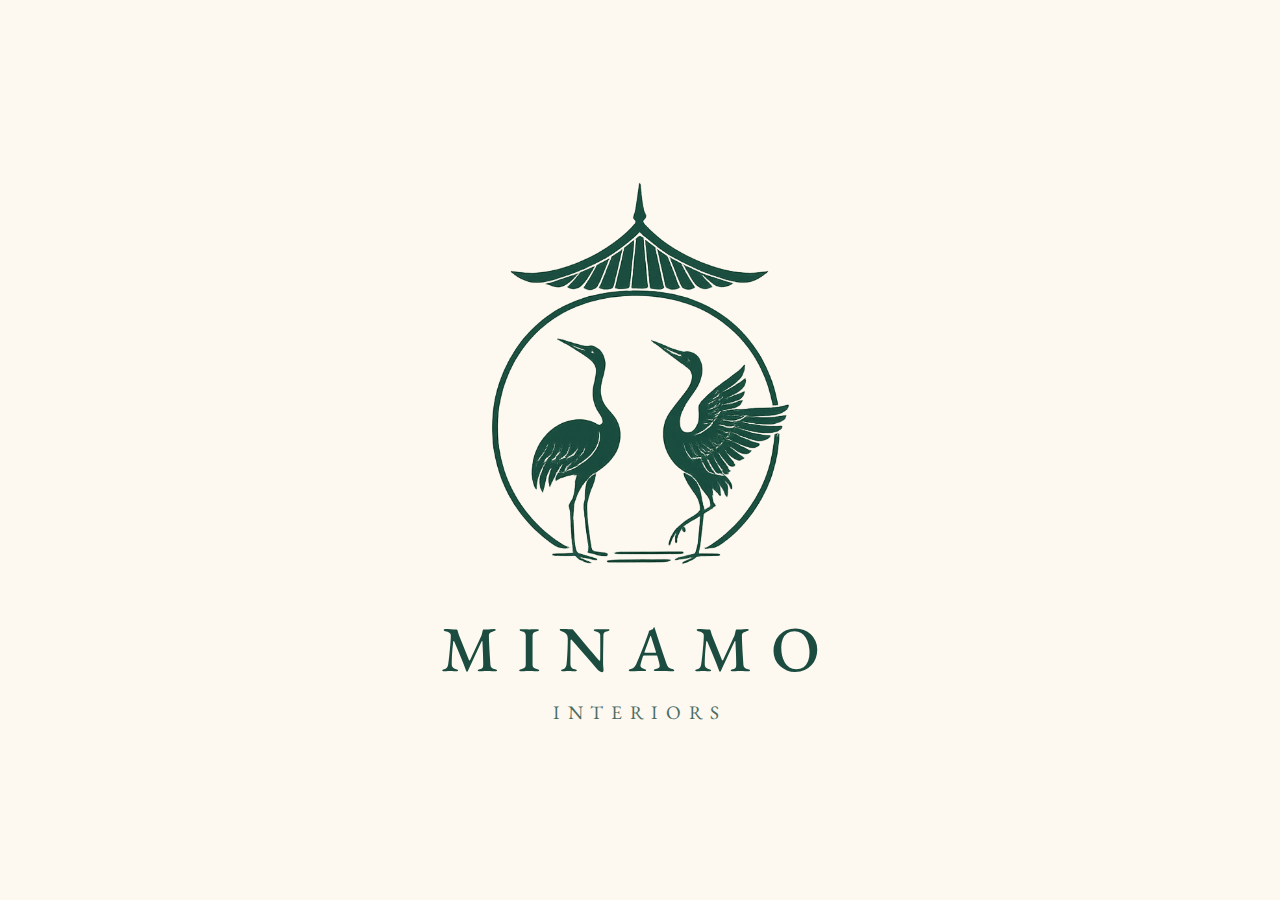
<file: index.html>
<!DOCTYPE html>
<html lang="en">

<head>
  <meta charset="UTF-8">
  <meta name="viewport" content="width=device-width, initial-scale=1.0">
  <title>Minamo Interiors</title>
  <link rel="preconnect" href="https://fonts.googleapis.com">
  <link rel="preconnect" href="https://fonts.gstatic.com" crossorigin>
  <link href="https://fonts.googleapis.com/css2?family=EB+Garamond:wght@400;500;600&display=swap" rel="stylesheet">
  <link rel="stylesheet" href="styles.css">
</head>

<body>
  <main class="container">
    <div class="hero">
      <img src="minamo-logo.png" alt="Minamo Logo" class="logo">
      <h1 class="brand-name">MINAMO</h1>
      <p class="tagline">INTERIORS</p>
    </div>
  </main>
</body>

</html>
</file>
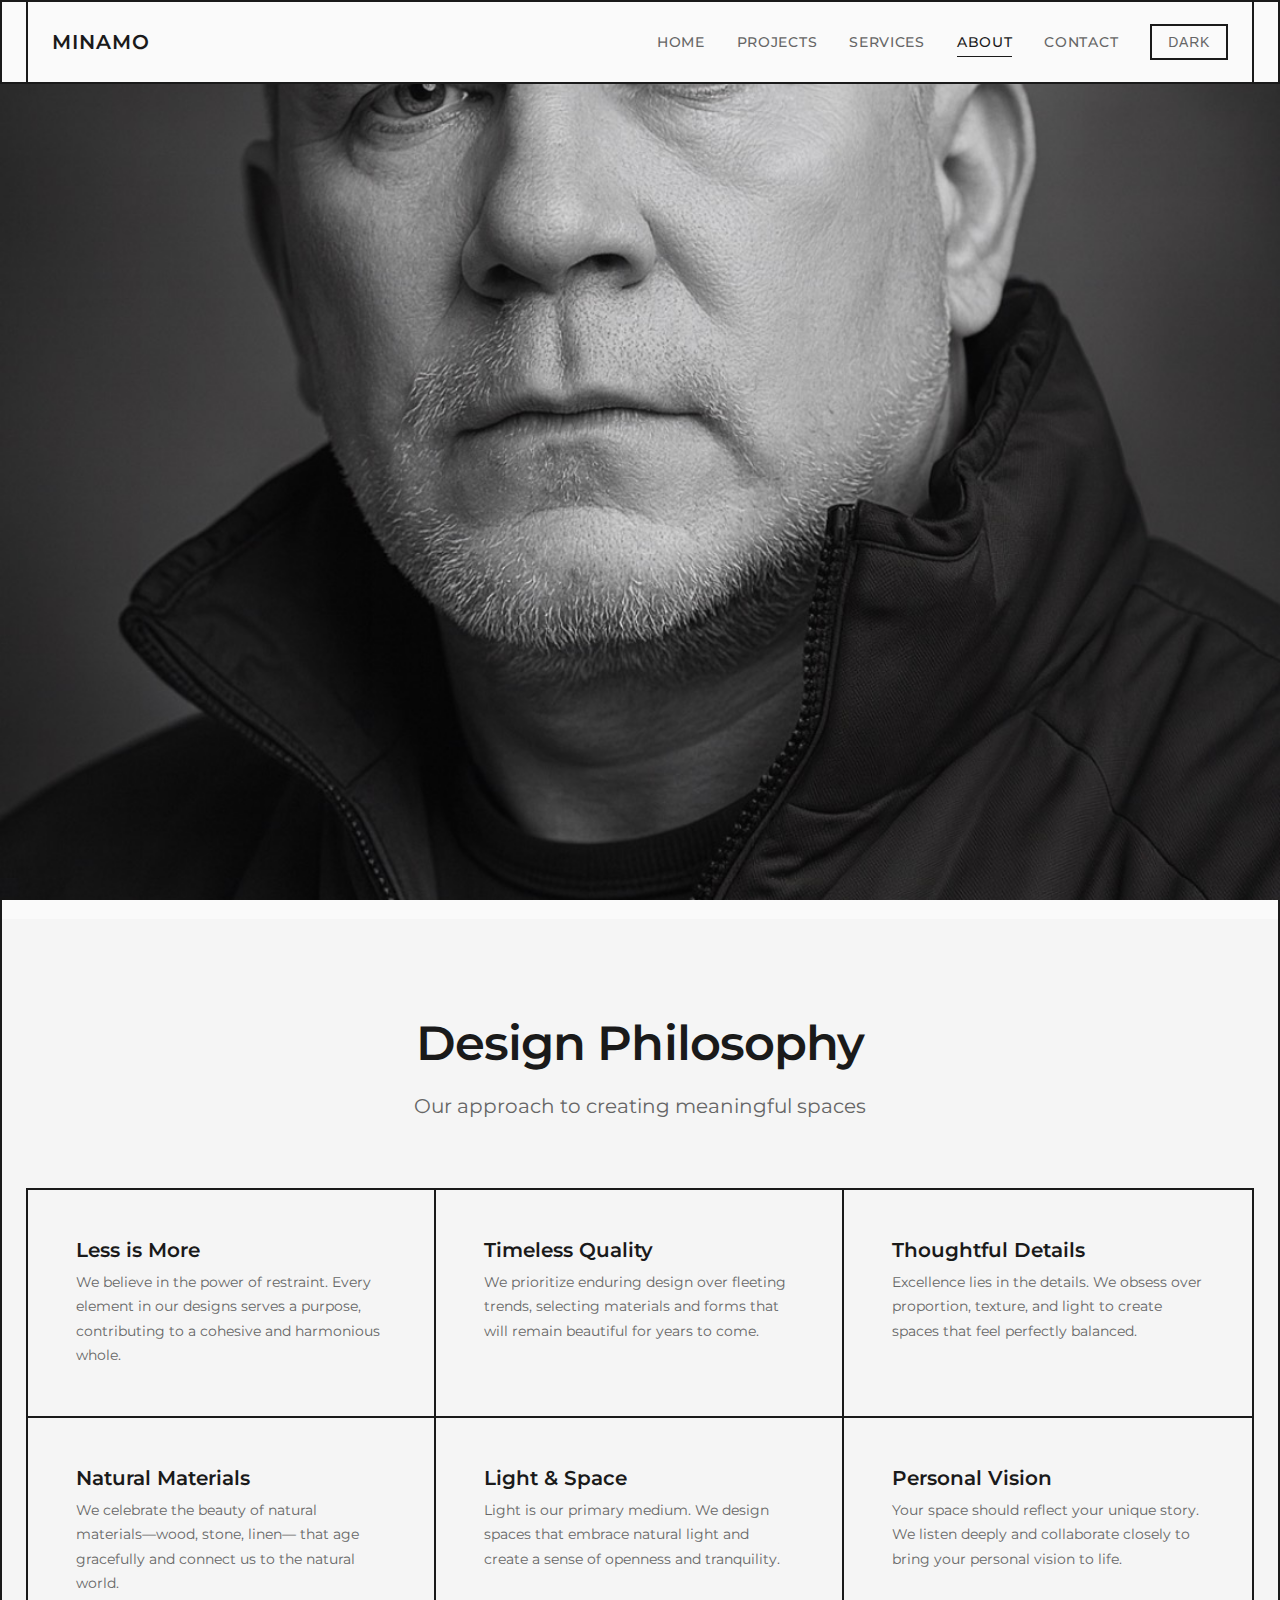
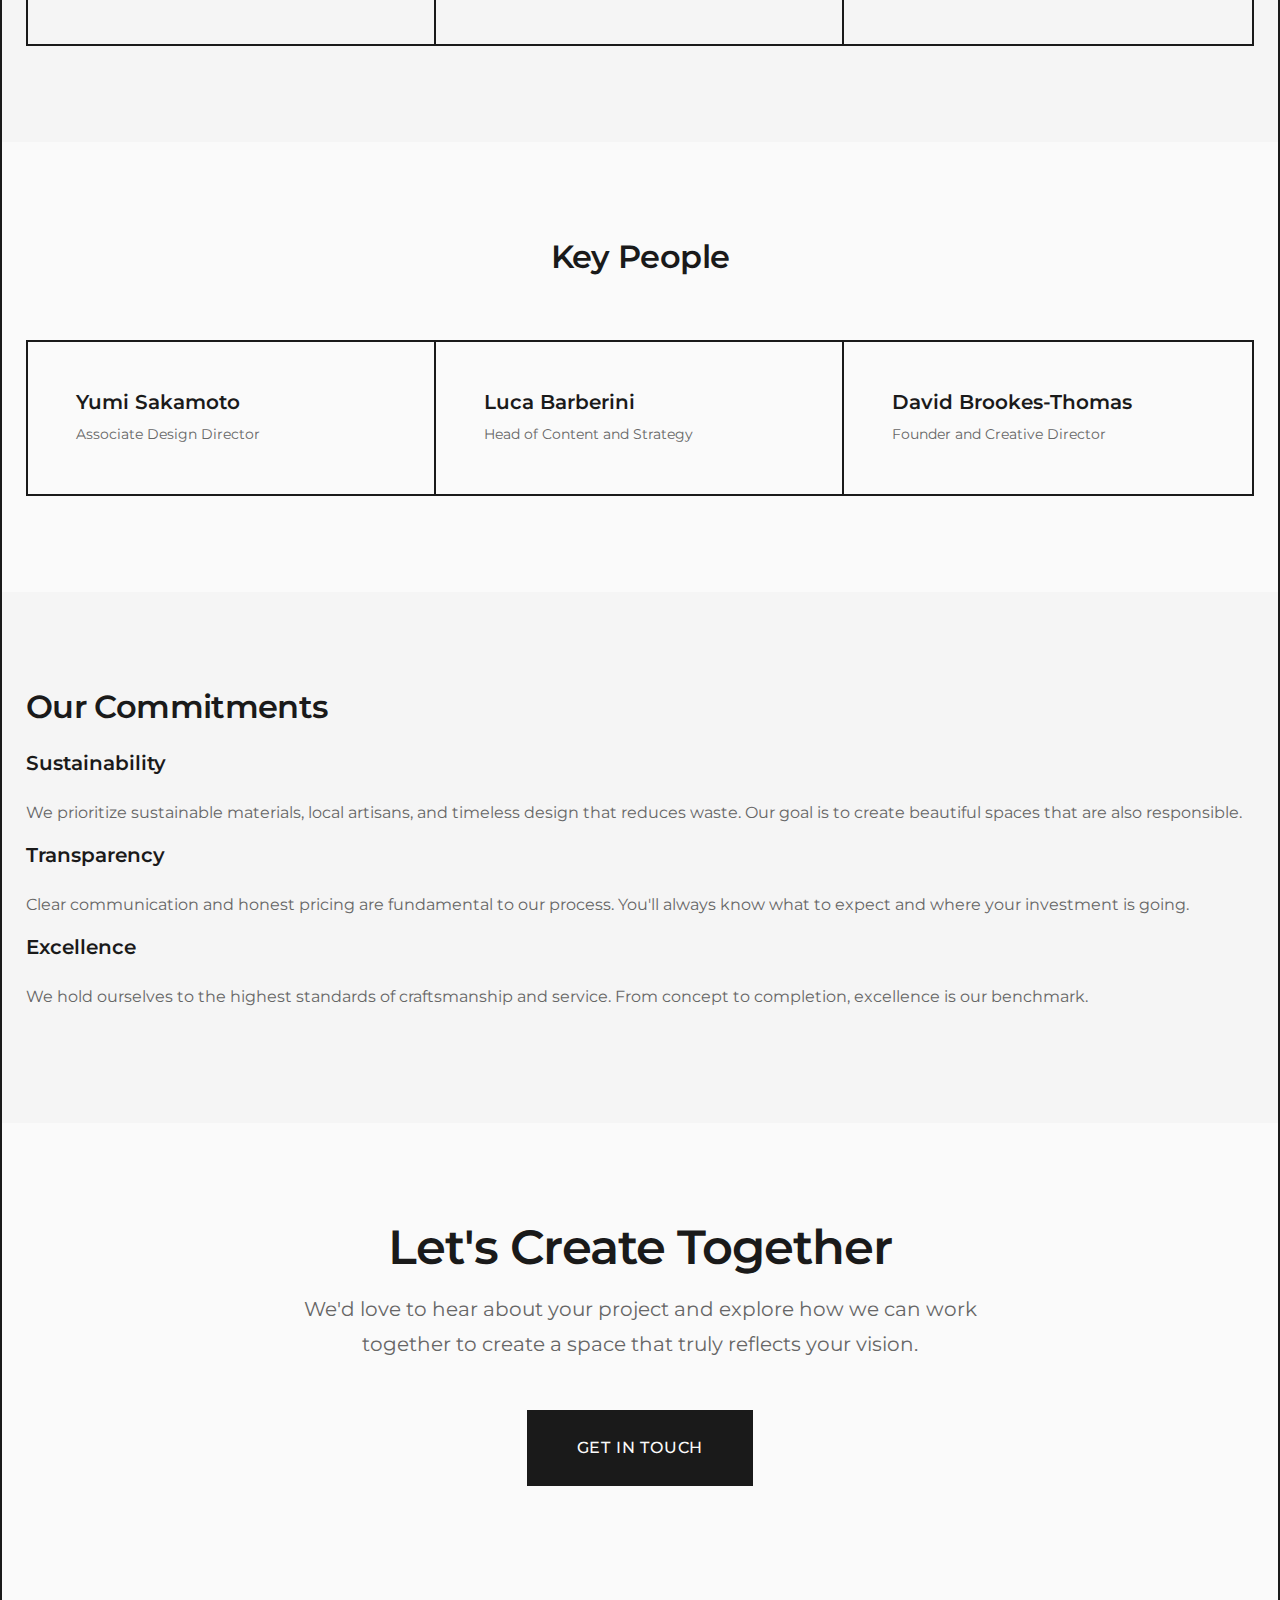
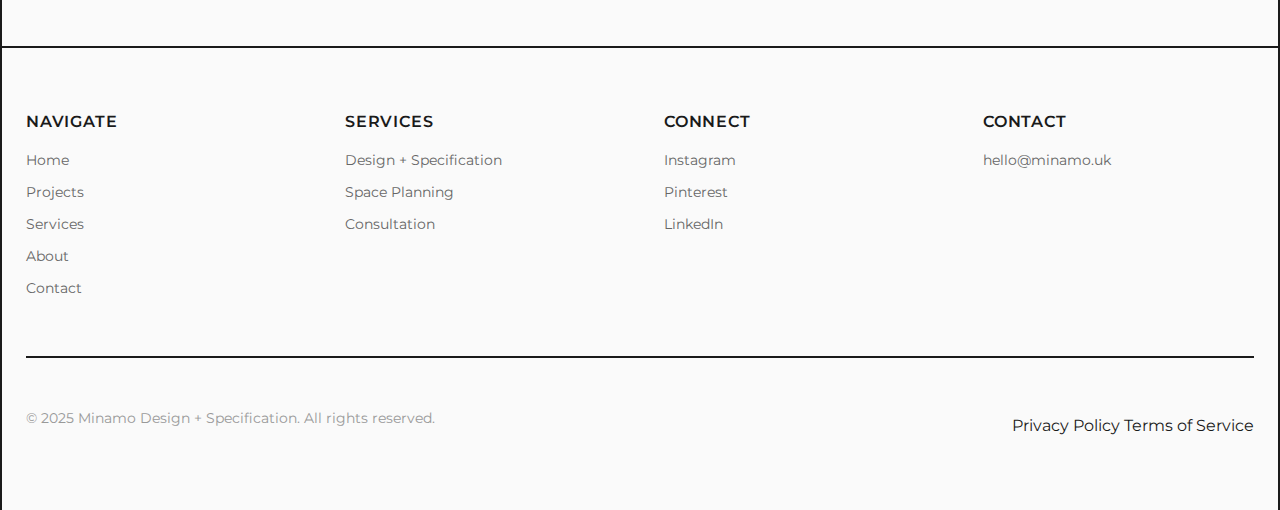
<file: about.html>
<!DOCTYPE html>
<html lang="en">

<head>
  <meta charset="UTF-8">
  <meta name="viewport" content="width=device-width, initial-scale=1.0">
  <meta name="description" content="About Minamo Design + Specification - Our story and design philosophy">
  <title>About - Minamo Design + Specification</title>

  <!-- Google Fonts -->
  <link rel="preconnect" href="https://fonts.googleapis.com">
  <link rel="preconnect" href="https://fonts.gstatic.com" crossorigin>
  <link href="https://fonts.googleapis.com/css2?family=Montserrat:wght@300;400;500;600;700&display=swap"
    rel="stylesheet">

  <!-- Stylesheets -->
  <link rel="stylesheet" href="design-system.css">
  <link rel="stylesheet" href="components.css">

  <!-- Scripts -->
  <script src="theme-toggle.js"></script>
  <script src="main.js" defer></script>
</head>

<body>
  <!-- Header -->
  <header class="header">
    <div class="container">
      <div class="header-inner">
        <a href="index.html" class="logo">
          <img src="minamo-logo.png" alt="Minamo Logo" class="logo-image">
          <span>Minamo</span>
        </a>

        <nav class="nav">
          <a href="index.html" class="nav-link">Home</a>
          <a href="projects.html" class="nav-link">Projects</a>
          <a href="services.html" class="nav-link">Services</a>
          <a href="about.html" class="nav-link">About</a>
          <a href="contact.html" class="nav-link">Contact</a>
          <button id="theme-toggle" class="theme-toggle" aria-label="Toggle dark mode">Dark</button>
        </nav>

        <button id="mobile-menu-toggle" class="mobile-menu-toggle" aria-label="Toggle menu" aria-expanded="false">
          <span>☰</span>
        </button>
      </div>
    </div>
  </header>

  <!-- Main Content -->
  <main>
    <!-- Page Header -->
    <section class="section">
      <div class="container">
        <div class="section-header">
          <h1 class="section-title">About Minamo</h1>
          <p class="section-description">
            Creating spaces through minimal design and thoughtful curation
          </p>
        </div>
      </div>
    </section>

    <!-- Story Section -->
    <section class="section section-no-top-padding">
      <div class="container">
        <div class="content-narrow">
          <h2 class="story-heading">Our Story</h2>

          <p class="story-text">
            Minamo was founded on the belief that great design starts with simplicity.
            In a world of excess, we champion the power of restraint, crafting interors
            that breathe and spaces that inspire.
          </p>

          <p class="story-text">
            Our name, derived from the Japanese word for "water surface," reflects our
            design philosophy: calm, clear, and reflective. Like still water, our interiors
            create a sense of tranquility and allow the essential elements to rise to the surface.
          </p>

          <p class="story-text">
            With over a decade of experience in residential and commercial design, we bring
            expertise, creativity, and an unwavering commitment to quality to every project.
          </p>
        </div>
      </div>
    </section>

    <!-- Philosophy Section -->
    <section class="section section-alt">
      <div class="container">
        <div class="section-header">
          <h2 class="section-title">Design Philosophy</h2>
          <p class="section-description">
            Our approach to creating meaningful spaces
          </p>
        </div>

        <div class="grid grid-3">
          <article class="card-minimal">
            <div class="card-content">
              <h3 class="card-title">Less is More</h3>
              <p class="card-description">
                We believe in the power of restraint. Every element in our designs
                serves a purpose, contributing to a cohesive and harmonious whole.
              </p>
            </div>
          </article>

          <article class="card-minimal">
            <div class="card-content">
              <h3 class="card-title">Timeless Quality</h3>
              <p class="card-description">
                We prioritize enduring design over fleeting trends, selecting materials
                and forms that will remain beautiful for years to come.
              </p>
            </div>
          </article>

          <article class="card-minimal">
            <div class="card-content">
              <h3 class="card-title">Thoughtful Details</h3>
              <p class="card-description">
                Excellence lies in the details. We obsess over proportion, texture,
                and light to create spaces that feel perfectly balanced.
              </p>
            </div>
          </article>

          <article class="card-minimal">
            <div class="card-content">
              <h3 class="card-title">Natural Materials</h3>
              <p class="card-description">
                We celebrate the beauty of natural materials—wood, stone, linen—
                that age gracefully and connect us to the natural world.
              </p>
            </div>
          </article>

          <article class="card-minimal">
            <div class="card-content">
              <h3 class="card-title">Light & Space</h3>
              <p class="card-description">
                Light is our primary medium. We design spaces that embrace natural
                light and create a sense of openness and tranquility.
              </p>
            </div>
          </article>

          <article class="card-minimal">
            <div class="card-content">
              <h3 class="card-title">Personal Vision</h3>
              <p class="card-description">
                Your space should reflect your unique story. We listen deeply and
                collaborate closely to bring your personal vision to life.
              </p>
            </div>
          </article>
        </div>
      </div>
    </section>

    <!-- Key people section -->
    <section class="section">
      <div class="container">
        <div class="section-header">
          <h2 class="story-heading">Key People</h1>
        </div>

        <div class="grid grid-3">
          <article class="card-minimal">
            <div class="card-image-wrapper-portrait">
              <img src="/images/contacts/yumi.sakamoto.png" alt="Yumi Sakamoto" class="card-image">
            </div>
            <div class="card-content">
              <h3 class="card-title">Yumi Sakamoto</h3>
              <p class="card-description">
                Associate Design Director
              </p>
            </div>
          </article>


          <article class="card-minimal">
            <div class="card-image-wrapper-portrait">
              <img src="/images/contacts/luca.barberini.png" alt="Luca Barberini" class="card-image">
            </div>
            <div class="card-content">
              <h3 class="card-title">Luca Barberini</h3>
              <p class="card-description">
                Head of Content and Strategy
              </p>
            </div>
          </article>


          <article class="card-minimal">
            <div class="card-image-wrapper-portrait">
              <img src="/images/contacts/david.brookes-thomas.jpg" alt="David Brookes-Thomas" class="card-image">
            </div>
            <div class="card-content">
              <h3 class="card-title">David Brookes-Thomas</h3>
              <p class="card-description">
                Founder and Creative Director
              </p>
            </div>
          </article>

        </div>
    </section>

    <!-- Values Section -->
    <section class="section section-alt">
      <div class="container">
        <div class="content-narrow">
          <h2 class="values-heading">Our Commitments</h2>

          <div class="value-item">
            <h4 class="value-heading">Sustainability</h4>
            <p class="value-text">
              We prioritize sustainable materials, local artisans, and timeless design that
              reduces waste. Our goal is to create beautiful spaces that are also responsible.
            </p>
          </div>

          <div class="value-item">
            <h4 class="value-heading">Transparency</h4>
            <p class="value-text">
              Clear communication and honest pricing are fundamental to our process. You'll
              always know what to expect and where your investment is going.
            </p>
          </div>

          <div class="value-item">
            <h4 class="value-heading">Excellence</h4>
            <p class="value-text">
              We hold ourselves to the highest standards of craftsmanship and service.
              From concept to completion, excellence is our benchmark.
            </p>
          </div>
        </div>
      </div>
    </section>

    <!-- CTA Section -->
    <section class="section">
      <div class="container">
        <div class="section-header">
          <h2 class="section-title">Let's Create Together</h2>
          <p class="section-description">
            We'd love to hear about your project and explore how we can work together
            to create a space that truly reflects your vision.
          </p>
          <div class="mt-xl">
            <a href="contact.html" class="btn btn-primary btn-large">Get In Touch</a>
          </div>
        </div>
      </div>
    </section>
  </main>

  <!-- Footer -->
  <footer class="footer">
    <div class="container">
      <div class="footer-grid">
        <div class="footer-section">
          <h6>Navigate</h6>
          <ul class="footer-links">
            <li><a href="index.html">Home</a></li>
            <li><a href="projects.html">Projects</a></li>
            <li><a href="services.html">Services</a></li>
            <li><a href="about.html">About</a></li>
            <li><a href="contact.html">Contact</a></li>
          </ul>
        </div>

        <div class="footer-section">
          <h6>Services</h6>
          <ul class="footer-links">
            <li><a href="services.html#interior-design">Design + Specification</a></li>
            <li><a href="services.html#space-planning">Space Planning</a></li>
            <li><a href="services.html#consultation">Consultation</a></li>
          </ul>
        </div>

        <div class="footer-section">
          <h6>Connect</h6>
          <ul class="footer-links">
            <li><a href="https://www.instagram.com/minamo.ltd/" target="_blank">Instagram</a></li>
            <li><a href="https://pinterest.com/minamo_ltd" target="_blank">Pinterest</a></li>
            <li><a href="#" target="_blank">LinkedIn</a></li>
          </ul>
        </div>

        <div class="footer-section">
          <h6>Contact</h6>
          <ul class="footer-links">
            <li><a href="mailto:hello@minamo.uk">hello@minamo.uk</a></li>
          </ul>
        </div>
      </div>

      <div class="footer-bottom">
        <p class="footer-copyright">
          © 2025 Minamo Design + Specification. All rights reserved.
        </p>
        <div>
          <a href="#" class="footer-links mr-md">Privacy Policy</a>
          <a href="#" class="footer-links">Terms of Service</a>
        </div>
      </div>
    </div>
  </footer>
</body>

</html>
</file>
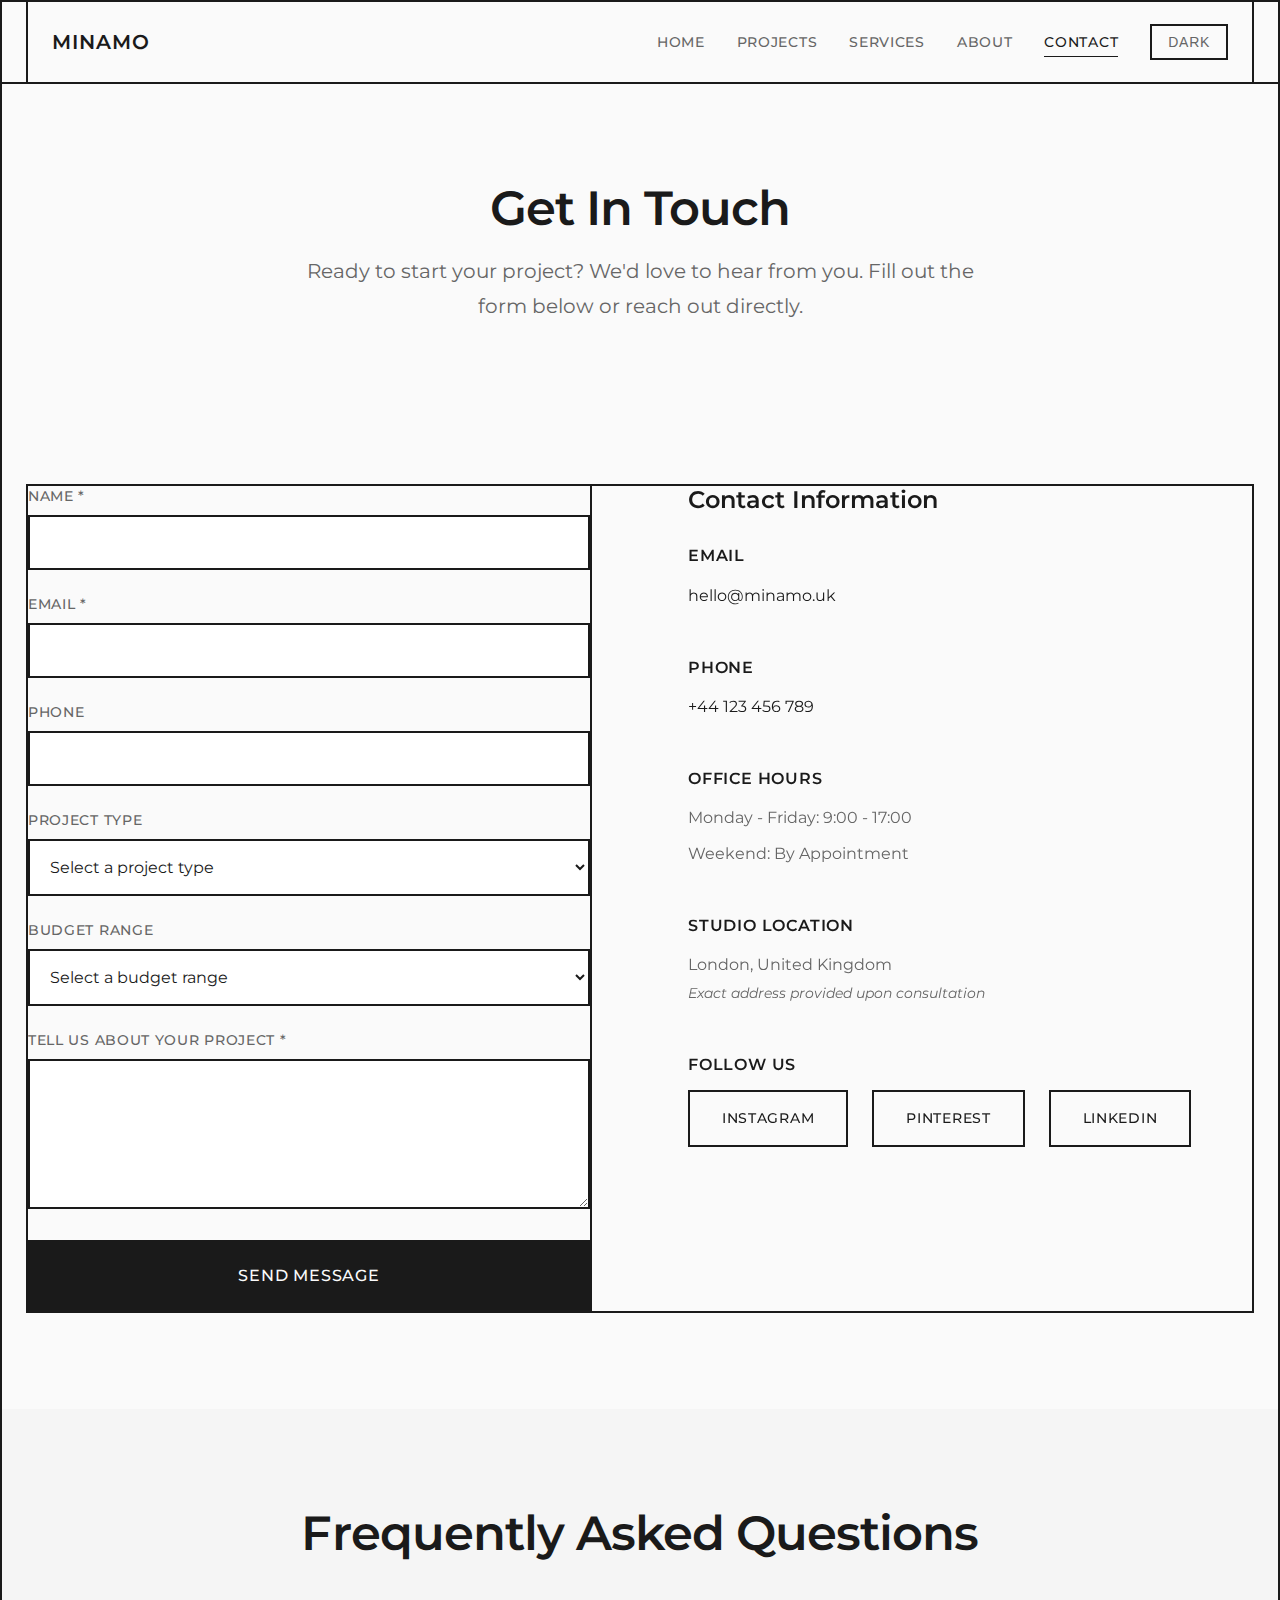
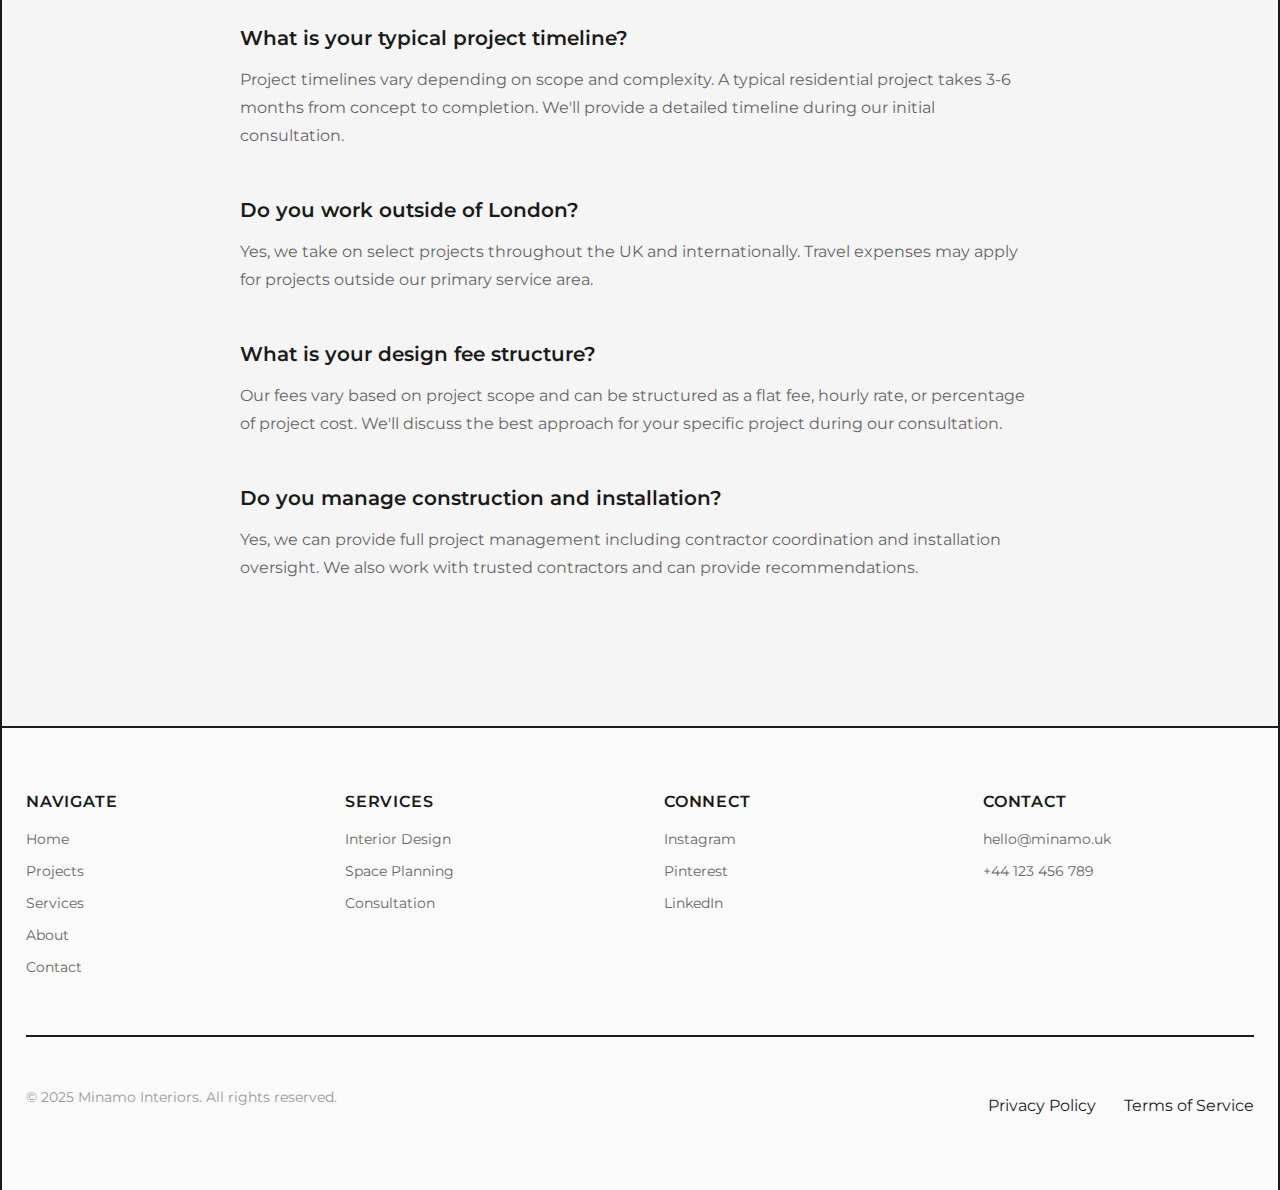
<file: contact.html>
<!DOCTYPE html>
<html lang="en">
<head>
    <meta charset="UTF-8">
    <meta name="viewport" content="width=device-width, initial-scale=1.0">
    <meta name="description" content="Contact Minamo Interiors - Get in touch about your project">
    <title>Contact - Minamo Interiors</title>
    
    <!-- Google Fonts -->
    <link rel="preconnect" href="https://fonts.googleapis.com">
    <link rel="preconnect" href="https://fonts.gstatic.com" crossorigin>
    <link href="https://fonts.googleapis.com/css2?family=Montserrat:wght@300;400;500;600;700&display=swap" rel="stylesheet">
    
    <!-- Stylesheets -->
    <link rel="stylesheet" href="design-system.css">
    <link rel="stylesheet" href="components.css">
    
    <!-- Scripts -->
    <script src="theme-toggle.js"></script>
    <script src="main.js" defer></script>
</head>
<body>
    <!-- Header -->
    <header class="header">
        <div class="container">
            <div class="header-inner">
                <a href="index.html" class="logo">
                    <img src="minamo-logo.png" alt="Minamo Logo" class="logo-image">
                    <span>Minamo</span>
                </a>
                
                <nav class="nav">
                    <a href="index.html" class="nav-link">Home</a>
                    <a href="projects.html" class="nav-link">Projects</a>
                    <a href="services.html" class="nav-link">Services</a>
                    <a href="about.html" class="nav-link">About</a>
                    <a href="contact.html" class="nav-link">Contact</a>
                    <button id="theme-toggle" class="theme-toggle" aria-label="Toggle dark mode">Dark</button>
                </nav>
                
                <button id="mobile-menu-toggle" class="mobile-menu-toggle" aria-label="Toggle menu" aria-expanded="false">
                    <span>☰</span>
                </button>
            </div>
        </div>
    </header>

    <!-- Main Content -->
    <main>
        <!-- Page Header -->
        <section class="section">
            <div class="container">
                <div class="section-header">
                    <h1 class="section-title">Get In Touch</h1>
                    <p class="section-description">
                        Ready to start your project? We'd love to hear from you. 
                        Fill out the form below or reach out directly.
                    </p>
                </div>
            </div>
        </section>

        <!-- Contact Section -->
        <section class="section" style="padding-top: 0;">
            <div class="container">
                <div class="grid grid-2" style="gap: var(--space-3xl);">
                    <!-- Contact Form -->
                    <div>
                        <form data-validate style="max-width: 600px;">
                            <div class="form-group">
                                <label for="name" class="form-label">Name *</label>
                                <input type="text" id="name" name="name" class="form-input" required>
                            </div>
                            
                            <div class="form-group">
                                <label for="email" class="form-label">Email *</label>
                                <input type="email" id="email" name="email" class="form-input" required>
                            </div>
                            
                            <div class="form-group">
                                <label for="phone" class="form-label">Phone</label>
                                <input type="tel" id="phone" name="phone" class="form-input">
                            </div>
                            
                            <div class="form-group">
                                <label for="project-type" class="form-label">Project Type</label>
                                <select id="project-type" name="project-type" class="form-input">
                                    <option value="">Select a project type</option>
                                    <option value="residential">Residential</option>
                                    <option value="commercial">Commercial</option>
                                    <option value="consultation">Consultation Only</option>
                                    <option value="other">Other</option>
                                </select>
                            </div>
                            
                            <div class="form-group">
                                <label for="budget" class="form-label">Budget Range</label>
                                <select id="budget" name="budget" class="form-input">
                                    <option value="">Select a budget range</option>
                                    <option value="under-50k">Under £50,000</option>
                                    <option value="50k-100k">£50,000 - £100,000</option>
                                    <option value="100k-250k">£100,000 - £250,000</option>
                                    <option value="250k-plus">£250,000+</option>
                                </select>
                            </div>
                            
                            <div class="form-group">
                                <label for="message" class="form-label">Tell us about your project *</label>
                                <textarea id="message" name="message" class="form-textarea" required></textarea>
                            </div>
                            
                            <button type="submit" class="btn btn-primary btn-large" style="width: 100%;">
                                Send Message
                            </button>
                        </form>
                    </div>
                    
                    <!-- Contact Information -->
                    <div>
                        <div style="position: sticky; top: calc(var(--header-height) + var(--space-lg));">
                            <h3 style="margin-bottom: var(--space-lg);">Contact Information</h3>
                            
                            <div style="margin-bottom: var(--space-xl);">
                                <h5 style="margin-bottom: var(--space-sm);">Email</h5>
                                <p style="color: var(--color-text-secondary);">
                                    <a href="mailto:hello@minamo.uk">hello@minamo.uk</a>
                                </p>
                            </div>
                            
                            <div style="margin-bottom: var(--space-xl);">
                                <h5 style="margin-bottom: var(--space-sm);">Phone</h5>
                                <p style="color: var(--color-text-secondary);">
                                    <a href="tel:+44123456789">+44 123 456 789</a>
                                </p>
                            </div>
                            
                            <div style="margin-bottom: var(--space-xl);">
                                <h5 style="margin-bottom: var(--space-sm);">Office Hours</h5>
                                <p style="color: var(--color-text-secondary); margin-bottom: var(--space-xs);">
                                    Monday - Friday: 9:00 - 17:00
                                </p>
                                <p style="color: var(--color-text-secondary);">
                                    Weekend: By Appointment
                                </p>
                            </div>
                            
                            <div style="margin-bottom: var(--space-xl);">
                                <h5 style="margin-bottom: var(--space-sm);">Studio Location</h5>
                                <p style="color: var(--color-text-secondary);">
                                    London, United Kingdom<br>
                                    <em style="font-size: var(--font-size-sm);">Exact address provided upon consultation</em>
                                </p>
                            </div>
                            
                            <div>
                                <h5 style="margin-bottom: var(--space-sm);">Follow Us</h5>
                                <div style="display: flex; gap: var(--space-md);">
                                    <a href="#" class="btn" target="_blank">Instagram</a>
                                    <a href="#" class="btn" target="_blank">Pinterest</a>
                                    <a href="#" class="btn" target="_blank">LinkedIn</a>
                                </div>
                            </div>
                        </div>
                    </div>
                </div>
            </div>
        </section>

        <!-- FAQ Section -->
        <section class="section" style="background-color: var(--color-surface-alt);">
            <div class="container">
                <div class="section-header">
                    <h2 class="section-title">Frequently Asked Questions</h2>
                </div>
                
                <div style="max-width: 800px; margin: 0 auto;">
                    <div style="margin-bottom: var(--space-xl);">
                        <h4 style="margin-bottom: var(--space-sm);">What is your typical project timeline?</h4>
                        <p style="color: var(--color-text-secondary); line-height: var(--line-height-relaxed);">
                            Project timelines vary depending on scope and complexity. A typical residential 
                            project takes 3-6 months from concept to completion. We'll provide a detailed 
                            timeline during our initial consultation.
                        </p>
                    </div>
                    
                    <div style="margin-bottom: var(--space-xl);">
                        <h4 style="margin-bottom: var(--space-sm);">Do you work outside of London?</h4>
                        <p style="color: var(--color-text-secondary); line-height: var(--line-height-relaxed);">
                            Yes, we take on select projects throughout the UK and internationally. 
                            Travel expenses may apply for projects outside our primary service area.
                        </p>
                    </div>
                    
                    <div style="margin-bottom: var(--space-xl);">
                        <h4 style="margin-bottom: var(--space-sm);">What is your design fee structure?</h4>
                        <p style="color: var(--color-text-secondary); line-height: var(--line-height-relaxed);">
                            Our fees vary based on project scope and can be structured as a flat fee, 
                            hourly rate, or percentage of project cost. We'll discuss the best approach 
                            for your specific project during our consultation.
                        </p>
                    </div>
                    
                    <div style="margin-bottom: var(--space-xl);">
                        <h4 style="margin-bottom: var(--space-sm);">Do you manage construction and installation?</h4>
                        <p style="color: var(--color-text-secondary); line-height: var(--line-height-relaxed);">
                            Yes, we can provide full project management including contractor coordination 
                            and installation oversight. We also work with trusted contractors and can 
                            provide recommendations.
                        </p>
                    </div>
                </div>
            </div>
        </section>
    </main>

    <!-- Footer -->
    <footer class="footer">
        <div class="container">
            <div class="footer-grid">
                <div class="footer-section">
                    <h6>Navigate</h6>
                    <ul class="footer-links">
                        <li><a href="index.html">Home</a></li>
                        <li><a href="projects.html">Projects</a></li>
                        <li><a href="services.html">Services</a></li>
                        <li><a href="about.html">About</a></li>
                        <li><a href="contact.html">Contact</a></li>
                    </ul>
                </div>
                
                <div class="footer-section">
                    <h6>Services</h6>
                    <ul class="footer-links">
                        <li><a href="services.html#interior-design">Interior Design</a></li>
                        <li><a href="services.html#space-planning">Space Planning</a></li>
                        <li><a href="services.html#consultation">Consultation</a></li>
                    </ul>
                </div>
                
                <div class="footer-section">
                    <h6>Connect</h6>
                    <ul class="footer-links">
                        <li><a href="#" target="_blank">Instagram</a></li>
                        <li><a href="#" target="_blank">Pinterest</a></li>
                        <li><a href="#" target="_blank">LinkedIn</a></li>
                    </ul>
                </div>
                
                <div class="footer-section">
                    <h6>Contact</h6>
                    <ul class="footer-links">
                        <li><a href="mailto:hello@minamo.uk">hello@minamo.uk</a></li>
                        <li><a href="tel:+44123456789">+44 123 456 789</a></li>
                    </ul>
                </div>
            </div>
            
            <div class="footer-bottom">
                <p class="footer-copyright">
                    © 2025 Minamo Interiors. All rights reserved.
                </p>
                <div>
                    <a href="#" class="footer-links" style="margin-right: var(--space-md);">Privacy Policy</a>
                    <a href="#" class="footer-links">Terms of Service</a>
                </div>
            </div>
        </div>
    </footer>
</body>
</html>
</file>
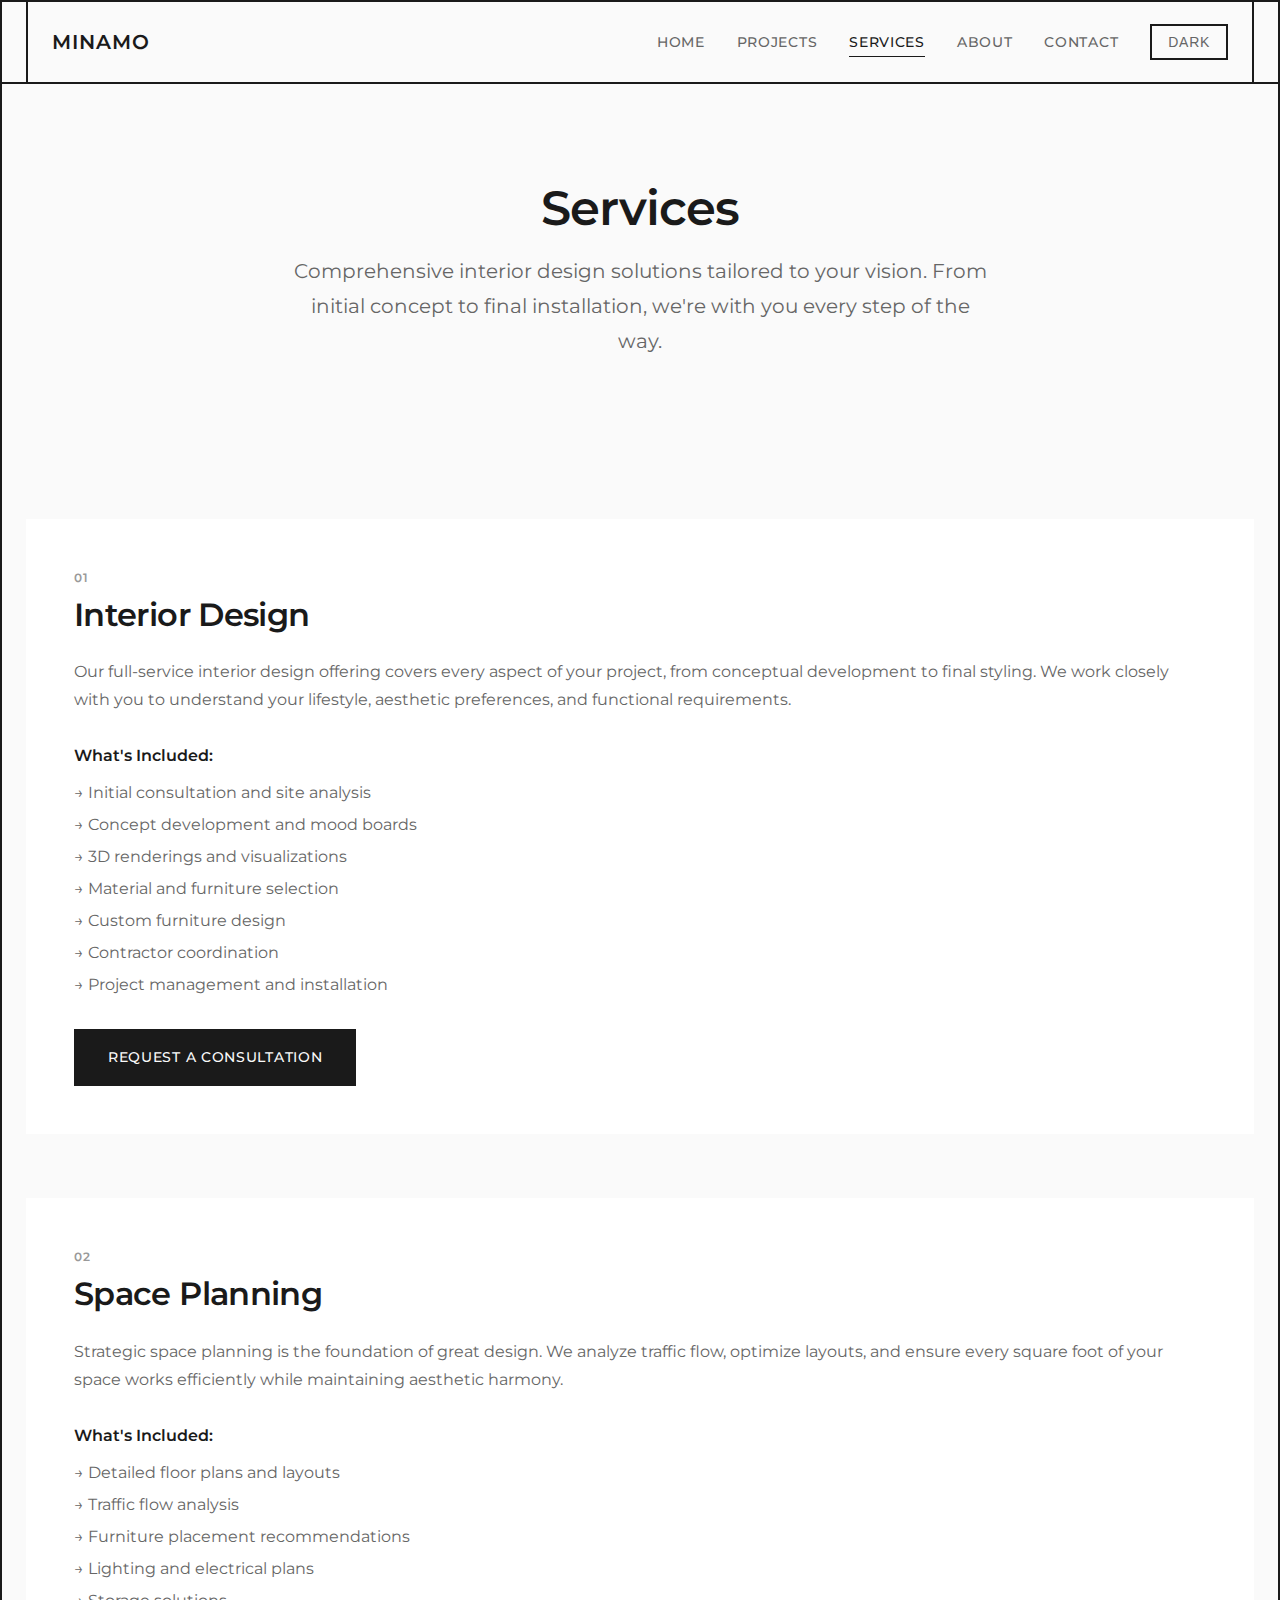
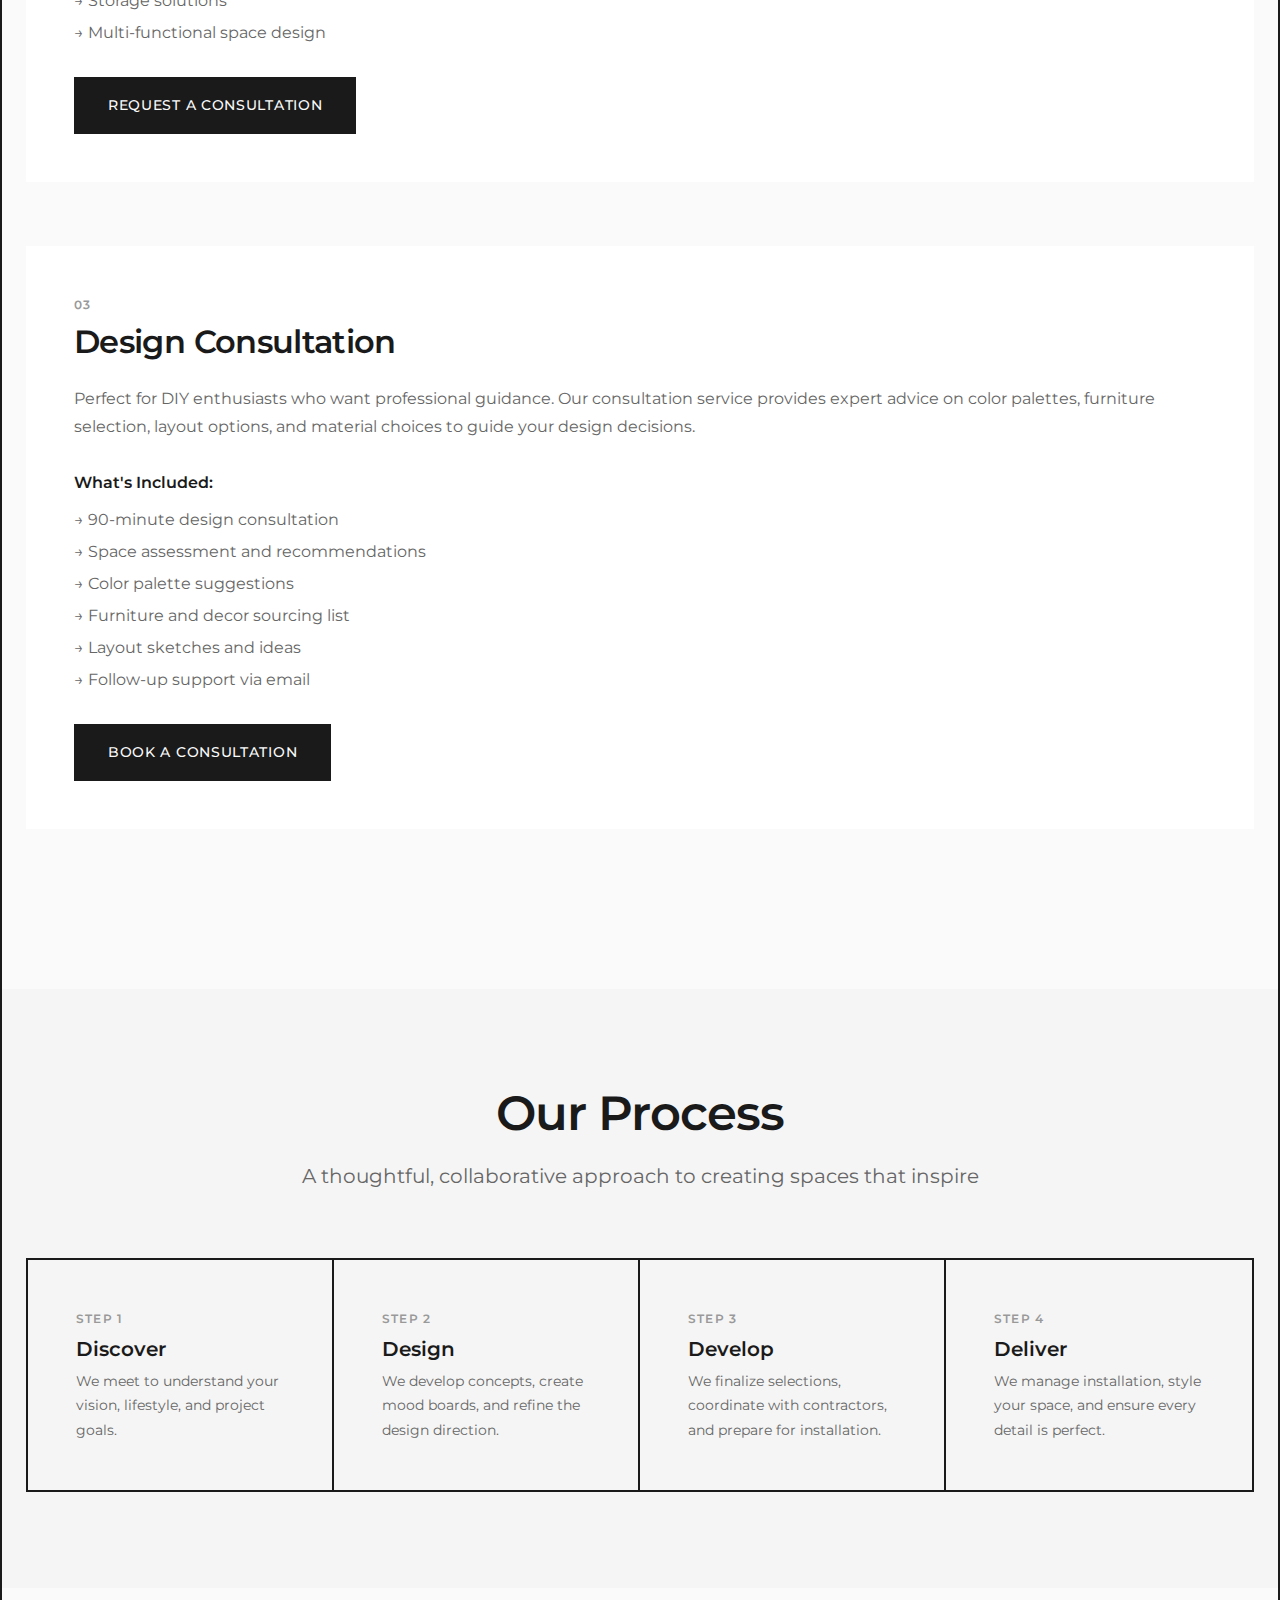
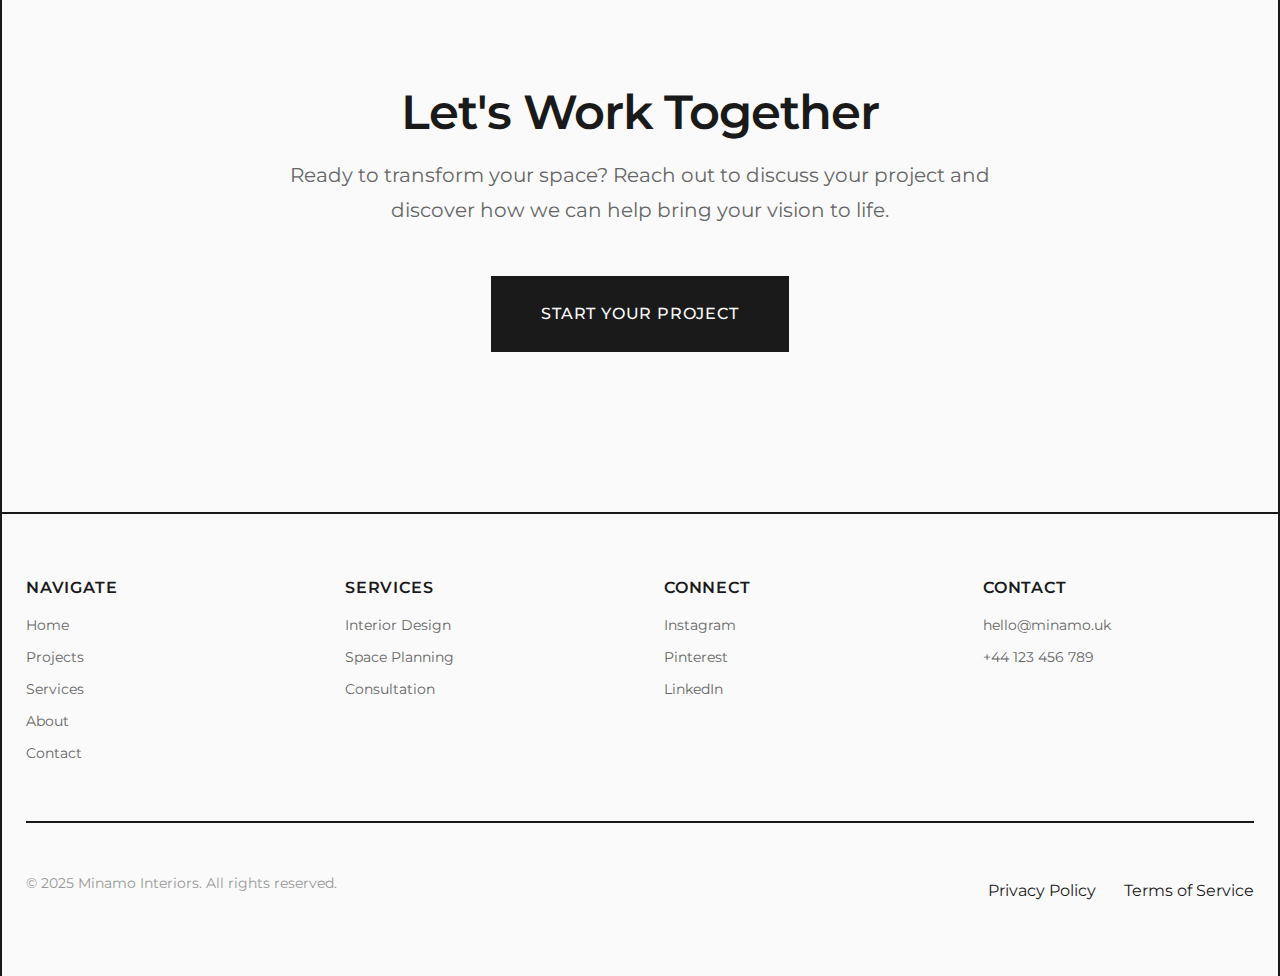
<file: services.html>
<!DOCTYPE html>
<html lang="en">

<head>
  <meta charset="UTF-8">
  <meta name="viewport" content="width=device-width, initial-scale=1.0">
  <meta name="description" content="Minamo Interiors - Our interior design and consultation services">
  <title>Services - Minamo Interiors</title>

  <!-- Google Fonts -->
  <link rel="preconnect" href="https://fonts.googleapis.com">
  <link rel="preconnect" href="https://fonts.gstatic.com" crossorigin>
  <link href="https://fonts.googleapis.com/css2?family=Montserrat:wght@300;400;500;600;700&display=swap"
    rel="stylesheet">

  <!-- Stylesheets -->
  <link rel="stylesheet" href="design-system.css">
  <link rel="stylesheet" href="components.css">

  <!-- Scripts -->
  <script src="theme-toggle.js"></script>
  <script src="main.js" defer></script>
</head>

<body>
  <!-- Header -->
  <header class="header">
    <div class="container">
      <div class="header-inner">
        <a href="index.html" class="logo">
          <img src="minamo-logo.png" alt="Minamo Logo" class="logo-image">
          <span>Minamo</span>
        </a>

        <nav class="nav">
          <a href="index.html" class="nav-link">Home</a>
          <a href="projects.html" class="nav-link">Projects</a>
          <a href="services.html" class="nav-link">Services</a>
          <a href="about.html" class="nav-link">About</a>
          <a href="contact.html" class="nav-link">Contact</a>
          <button id="theme-toggle" class="theme-toggle" aria-label="Toggle dark mode">Dark</button>
        </nav>

        <button id="mobile-menu-toggle" class="mobile-menu-toggle" aria-label="Toggle menu" aria-expanded="false">
          <span>☰</span>
        </button>
      </div>
    </div>
  </header>

  <!-- Main Content -->
  <main>
    <!-- Page Header -->
    <section class="section">
      <div class="container">
        <div class="section-header">
          <h1 class="section-title">Services</h1>
          <p class="section-description">
            Comprehensive interior design solutions tailored to your vision.
            From initial concept to final installation, we're with you every step of the way.
          </p>
        </div>
      </div>
    </section>

    <!-- Services Grid -->
    <section class="section" style="padding-top: 0;">
      <div class="container">
        <!-- Service 1 -->
        <article id="interior-design" class="card" style="margin-bottom: var(--space-2xl); padding: 0;">
          <div class="card-content" style="padding: var(--space-xl);">
            <p class="card-category">01</p>
            <h2 class="card-title" style="font-size: var(--font-size-2xl); margin-bottom: var(--space-md);">Interior
              Design</h2>
            <p class="card-description" style="font-size: var(--font-size-base); margin-bottom: var(--space-lg);">
              Our full-service interior design offering covers every aspect of your project,
              from conceptual development to final styling. We work closely with you to understand
              your lifestyle, aesthetic preferences, and functional requirements.
            </p>

            <h4 style="margin-bottom: var(--space-sm); font-size: var(--font-size-base);">What's Included:</h4>
            <ul
              style="list-style: none; padding: 0; color: var(--color-text-secondary); margin-bottom: var(--space-lg);">
              <li style="margin-bottom: var(--space-xs);">→ Initial consultation and site analysis</li>
              <li style="margin-bottom: var(--space-xs);">→ Concept development and mood boards</li>
              <li style="margin-bottom: var(--space-xs);">→ 3D renderings and visualizations</li>
              <li style="margin-bottom: var(--space-xs);">→ Material and furniture selection</li>
              <li style="margin-bottom: var(--space-xs);">→ Custom furniture design</li>
              <li style="margin-bottom: var(--space-xs);">→ Contractor coordination</li>
              <li style="margin-bottom: var(--space-xs);">→ Project management and installation</li>
            </ul>

            <a href="contact.html" class="btn btn-primary">Request a Consultation</a>
          </div>
        </article>

        <!-- Service 2 -->
        <article id="space-planning" class="card" style="margin-bottom: var(--space-2xl); padding: 0;">
          <div class="card-content" style="padding: var(--space-xl);">
            <p class="card-category">02</p>
            <h2 class="card-title" style="font-size: var(--font-size-2xl); margin-bottom: var(--space-md);">Space
              Planning</h2>
            <p class="card-description" style="font-size: var(--font-size-base); margin-bottom: var(--space-lg);">
              Strategic space planning is the foundation of great design. We analyze traffic flow,
              optimize layouts, and ensure every square foot of your space works efficiently while
              maintaining aesthetic harmony.
            </p>

            <h4 style="margin-bottom: var(--space-sm); font-size: var(--font-size-base);">What's Included:</h4>
            <ul
              style="list-style: none; padding: 0; color: var(--color-text-secondary); margin-bottom: var(--space-lg);">
              <li style="margin-bottom: var(--space-xs);">→ Detailed floor plans and layouts</li>
              <li style="margin-bottom: var(--space-xs);">→ Traffic flow analysis</li>
              <li style="margin-bottom: var(--space-xs);">→ Furniture placement recommendations</li>
              <li style="margin-bottom: var(--space-xs);">→ Lighting and electrical plans</li>
              <li style="margin-bottom: var(--space-xs);">→ Storage solutions</li>
              <li style="margin-bottom: var(--space-xs);">→ Multi-functional space design</li>
            </ul>

            <a href="contact.html" class="btn btn-primary">Request a Consultation</a>
          </div>
        </article>

        <!-- Service 3 -->
        <article id="consultation" class="card" style="margin-bottom: var(--space-2xl); padding: 0;">
          <div class="card-content" style="padding: var(--space-xl);">
            <p class="card-category">03</p>
            <h2 class="card-title" style="font-size: var(--font-size-2xl); margin-bottom: var(--space-md);">Design
              Consultation</h2>
            <p class="card-description" style="font-size: var(--font-size-base); margin-bottom: var(--space-lg);">
              Perfect for DIY enthusiasts who want professional guidance. Our consultation service
              provides expert advice on color palettes, furniture selection, layout options, and
              material choices to guide your design decisions.
            </p>

            <h4 style="margin-bottom: var(--space-sm); font-size: var(--font-size-base);">What's Included:</h4>
            <ul
              style="list-style: none; padding: 0; color: var(--color-text-secondary); margin-bottom: var(--space-lg);">
              <li style="margin-bottom: var(--space-xs);">→ 90-minute design consultation</li>
              <li style="margin-bottom: var(--space-xs);">→ Space assessment and recommendations</li>
              <li style="margin-bottom: var(--space-xs);">→ Color palette suggestions</li>
              <li style="margin-bottom: var(--space-xs);">→ Furniture and decor sourcing list</li>
              <li style="margin-bottom: var(--space-xs);">→ Layout sketches and ideas</li>
              <li style="margin-bottom: var(--space-xs);">→ Follow-up support via email</li>
            </ul>

            <a href="contact.html" class="btn btn-primary">Book a Consultation</a>
          </div>
        </article>
      </div>
    </section>

    <!-- Process Section -->
    <section class="section" style="background-color: var(--color-surface-alt);">
      <div class="container">
        <div class="section-header">
          <h2 class="section-title">Our Process</h2>
          <p class="section-description">
            A thoughtful, collaborative approach to creating spaces that inspire
          </p>
        </div>

        <div class="grid grid-4">
          <article class="card-minimal">
            <div class="card-content">
              <p class="card-category">Step 1</p>
              <h4 class="card-title" style="font-size: var(--font-size-lg);">Discover</h4>
              <p class="card-description">
                We meet to understand your vision, lifestyle, and project goals.
              </p>
            </div>
          </article>

          <article class="card-minimal">
            <div class="card-content">
              <p class="card-category">Step 2</p>
              <h4 class="card-title" style="font-size: var(--font-size-lg);">Design</h4>
              <p class="card-description">
                We develop concepts, create mood boards, and refine the design direction.
              </p>
            </div>
          </article>

          <article class="card-minimal">
            <div class="card-content">
              <p class="card-category">Step 3</p>
              <h4 class="card-title" style="font-size: var(--font-size-lg);">Develop</h4>
              <p class="card-description">
                We finalize selections, coordinate with contractors, and prepare for installation.
              </p>
            </div>
          </article>

          <article class="card-minimal">
            <div class="card-content">
              <p class="card-category">Step 4</p>
              <h4 class="card-title" style="font-size: var(--font-size-lg);">Deliver</h4>
              <p class="card-description">
                We manage installation, style your space, and ensure every detail is perfect.
              </p>
            </div>
          </article>
        </div>
      </div>
    </section>

    <!-- CTA Section -->
    <section class="section">
      <div class="container">
        <div class="section-header">
          <h2 class="section-title">Let's Work Together</h2>
          <p class="section-description">
            Ready to transform your space? Reach out to discuss your project
            and discover how we can help bring your vision to life.
          </p>
          <div style="margin-top: var(--space-xl);">
            <a href="contact.html" class="btn btn-primary btn-large">Start Your Project</a>
          </div>
        </div>
      </div>
    </section>
  </main>

  <!-- Footer -->
  <footer class="footer">
    <div class="container">
      <div class="footer-grid">
        <div class="footer-section">
          <h6>Navigate</h6>
          <ul class="footer-links">
            <li><a href="index.html">Home</a></li>
            <li><a href="projects.html">Projects</a></li>
            <li><a href="services.html">Services</a></li>
            <li><a href="about.html">About</a></li>
            <li><a href="contact.html">Contact</a></li>
          </ul>
        </div>

        <div class="footer-section">
          <h6>Services</h6>
          <ul class="footer-links">
            <li><a href="services.html#interior-design">Interior Design</a></li>
            <li><a href="services.html#space-planning">Space Planning</a></li>
            <li><a href="services.html#consultation">Consultation</a></li>
          </ul>
        </div>

        <div class="footer-section">
          <h6>Connect</h6>
          <ul class="footer-links">
            <li><a href="#" target="_blank">Instagram</a></li>
            <li><a href="#" target="_blank">Pinterest</a></li>
            <li><a href="#" target="_blank">LinkedIn</a></li>
          </ul>
        </div>

        <div class="footer-section">
          <h6>Contact</h6>
          <ul class="footer-links">
            <li><a href="mailto:hello@minamo.uk">hello@minamo.uk</a></li>
            <li><a href="tel:+44123456789">+44 123 456 789</a></li>
          </ul>
        </div>
      </div>

      <div class="footer-bottom">
        <p class="footer-copyright">
          © 2025 Minamo Interiors. All rights reserved.
        </p>
        <div>
          <a href="#" class="footer-links" style="margin-right: var(--space-md);">Privacy Policy</a>
          <a href="#" class="footer-links">Terms of Service</a>
        </div>
      </div>
    </div>
  </footer>
</body>

</html>
</file>
<file: design-system.css>
/* ============================================
   MINAMO DESIGN SYSTEM
   A minimal, brutalist design system for interiors
   ============================================ */

/* ============================================
   CSS CUSTOM PROPERTIES (Design Tokens)
   ============================================ */

:root {
  /* ========== COLORS - LIGHT MODE (MONOCHROME) ========== */
  --color-background: #fafafa;
  --color-surface: #ffffff;
  --color-surface-alt: #f5f5f5;

  --color-text-primary: #1a1a1a;
  --color-text-secondary: #666666;
  --color-text-tertiary: #999999;

  --color-border: #1a1a1a;
  --color-border-hover: #000000;

  --color-accent: #1a1a1a;
  --color-accent-hover: #000000;

  /* ========== TYPOGRAPHY ========== */
  --font-primary: 'Montserrat', -apple-system, BlinkMacSystemFont, 'Segoe UI', sans-serif;

  /* Font Sizes */
  --font-size-xs: 0.75rem;
  /* 12px */
  --font-size-sm: 0.875rem;
  /* 14px */
  --font-size-base: 1rem;
  /* 16px */
  --font-size-lg: 1.25rem;
  /* 20px */
  --font-size-xl: 1.5rem;
  /* 24px */
  --font-size-2xl: 2rem;
  /* 32px */
  --font-size-3xl: 3rem;
  /* 48px */
  --font-size-4xl: 4rem;
  /* 64px */

  /* Font Weights */
  --font-weight-light: 300;
  --font-weight-normal: 400;
  --font-weight-medium: 500;
  --font-weight-semibold: 600;
  --font-weight-bold: 700;

  /* Line Heights */
  --line-height-tight: 1.2;
  --line-height-normal: 1.5;
  --line-height-relaxed: 1.75;

  /* Letter Spacing */
  --letter-spacing-tight: -0.02em;
  --letter-spacing-normal: 0;
  --letter-spacing-wide: 0.05em;
  --letter-spacing-wider: 0.1em;
  --letter-spacing-widest: 0.2em;

  /* ========== SPACING SCALE ========== */
  --space-xs: 0.5rem;
  /* 8px */
  --space-sm: 1rem;
  /* 16px */
  --space-md: 1.5rem;
  /* 24px */
  --space-lg: 2rem;
  /* 32px */
  --space-xl: 3rem;
  /* 48px */
  --space-2xl: 4rem;
  /* 64px */
  --space-3xl: 6rem;
  /* 96px */

  /* ========== LAYOUT ========== */
  --container-max-width: 1400px;
  --container-padding: var(--space-md);
  --header-height: 80px;

  /* Grid */
  --grid-gap: var(--space-lg);
  --grid-columns: 12;

  /* ========== BORDERS & RADIUS ========== */
  --border-width: 2px;
  --border-radius-sm: 2px;
  --border-radius-md: 4px;
  --border-radius-lg: 8px;

  /* ========== SHADOWS ========== */
  --shadow-sm: 0 1px 2px rgba(27, 76, 63, 0.04);
  --shadow-md: 0 4px 8px rgba(27, 76, 63, 0.08);
  --shadow-lg: 0 8px 16px rgba(27, 76, 63, 0.12);

  /* ========== TRANSITIONS ========== */
  --transition-fast: 150ms ease;
  --transition-base: 250ms ease;
  --transition-slow: 350ms ease;

  /* ========== Z-INDEX SCALE ========== */
  --z-base: 1;
  --z-dropdown: 100;
  --z-sticky: 200;
  --z-fixed: 300;
  --z-modal: 400;
  --z-popover: 500;
  --z-tooltip: 600;
}

/* ========== DARK MODE (MONOCHROME) ========== */
[data-theme="dark"] {
  --color-background: #0a0a0a;
  --color-surface: #1a1a1a;
  --color-surface-alt: #141414;

  --color-text-primary: #fafafa;
  --color-text-secondary: #999999;
  --color-text-tertiary: #666666;

  --color-border: #fafafa;
  --color-border-hover: #ffffff;

  --color-accent: #fafafa;
  --color-accent-hover: #ffffff;

  --shadow-sm: 0 1px 2px rgba(0, 0, 0, 0.2);
  --shadow-md: 0 4px 8px rgba(0, 0, 0, 0.3);
  --shadow-lg: 0 8px 16px rgba(0, 0, 0, 0.4);
}

/* ============================================
   RESPONSIVE BREAKPOINTS
   ============================================ */

/* Mobile: 320px - 639px (default) */
/* Tablet: 640px - 1023px */
/* Desktop: 1024px - 1399px */
/* Large Desktop: 1400px+ */

/* ============================================
   BASE RESET & DEFAULTS
   ============================================ */

*,
*::before,
*::after {
  box-sizing: border-box;
  margin: 0;
  padding: 0;
}

html {
  font-size: 16px;
  -webkit-font-smoothing: antialiased;
  -moz-osx-font-smoothing: grayscale;
  scroll-behavior: smooth;
}

body {
  font-family: var(--font-primary);
  font-size: var(--font-size-base);
  font-weight: var(--font-weight-normal);
  line-height: var(--line-height-normal);
  color: var(--color-text-primary);
  background-color: var(--color-background);
  transition: background-color var(--transition-base), color var(--transition-base);
}

/* ============================================
   UTILITY CLASSES
   ============================================ */

/* Container */
.container {
  width: 100%;
  max-width: var(--container-max-width);
  margin-left: auto;
  margin-right: auto;
  padding-left: var(--container-padding);
  padding-right: var(--container-padding);
}

/* Spacing Utilities */
.mt-xs {
  margin-top: var(--space-xs);
}

.mt-sm {
  margin-top: var(--space-sm);
}

.mt-md {
  margin-top: var(--space-md);
}

.mt-lg {
  margin-top: var(--space-lg);
}

.mt-xl {
  margin-top: var(--space-xl);
}

.mt-2xl {
  margin-top: var(--space-2xl);
}

.mt-3xl {
  margin-top: var(--space-3xl);
}

.mb-xs {
  margin-bottom: var(--space-xs);
}

.mb-sm {
  margin-bottom: var(--space-sm);
}

.mb-md {
  margin-bottom: var(--space-md);
}

.mb-lg {
  margin-bottom: var(--space-lg);
}

.mb-xl {
  margin-bottom: var(--space-xl);
}

.mb-2xl {
  margin-bottom: var(--space-2xl);
}

.mb-3xl {
  margin-bottom: var(--space-3xl);
}

/* Text Utilities */
.text-primary {
  color: var(--color-text-primary);
}

.text-secondary {
  color: var(--color-text-secondary);
}

.text-tertiary {
  color: var(--color-text-tertiary);
}

.text-xs {
  font-size: var(--font-size-xs);
}

.text-sm {
  font-size: var(--font-size-sm);
}

.text-base {
  font-size: var(--font-size-base);
}

.text-lg {
  font-size: var(--font-size-lg);
}

.text-xl {
  font-size: var(--font-size-xl);
}

.text-2xl {
  font-size: var(--font-size-2xl);
}

.text-3xl {
  font-size: var(--font-size-3xl);
}

.text-4xl {
  font-size: var(--font-size-4xl);
}

.font-light {
  font-weight: var(--font-weight-light);
}

.font-normal {
  font-weight: var(--font-weight-normal);
}

.font-medium {
  font-weight: var(--font-weight-medium);
}

.font-semibold {
  font-weight: var(--font-weight-semibold);
}

.font-bold {
  font-weight: var(--font-weight-bold);
}

.tracking-tight {
  letter-spacing: var(--letter-spacing-tight);
}

.tracking-normal {
  letter-spacing: var(--letter-spacing-normal);
}

.tracking-wide {
  letter-spacing: var(--letter-spacing-wide);
}

.tracking-wider {
  letter-spacing: var(--letter-spacing-wider);
}

.tracking-widest {
  letter-spacing: var(--letter-spacing-widest);
}

.uppercase {
  text-transform: uppercase;
}

/* Display Utilities */
.hidden {
  display: none;
}

.block {
  display: block;
}

.inline-block {
  display: inline-block;
}

.flex {
  display: flex;
}

.grid {
  display: grid;
}

/* Visibility */
@media (max-width: 639px) {
  .hidden-mobile {
    display: none !important;
  }
}

@media (min-width: 640px) {
  .visible-mobile {
    display: none !important;
  }
}

@media (max-width: 1023px) {
  .hidden-tablet {
    display: none !important;
  }
}

@media (min-width: 1024px) {
  .visible-tablet {
    display: none !important;
  }
}
</file>
<file: components.css>
/* ============================================
   MINAMO COMPONENTS
   Reusable component styles
   ============================================ */

/* ============================================
   TYPOGRAPHY COMPONENTS
   ============================================ */

h1,
h2,
h3,
h4,
h5,
h6 {
  font-weight: var(--font-weight-semibold);
  line-height: var(--line-height-tight);
  color: var(--color-text-primary);
  margin-bottom: var(--space-md);
}

h1 {
  font-size: var(--font-size-3xl);
  letter-spacing: var(--letter-spacing-tight);
}

h2 {
  font-size: var(--font-size-2xl);
  letter-spacing: var(--letter-spacing-tight);
}

h3 {
  font-size: var(--font-size-xl);
}

h4 {
  font-size: var(--font-size-lg);
}

h5,
h6 {
  font-size: var(--font-size-base);
  text-transform: uppercase;
  letter-spacing: var(--letter-spacing-wide);
}

p {
  margin-bottom: var(--space-sm);
  color: var(--color-text-secondary);
  line-height: var(--line-height-relaxed);
}

a {
  color: var(--color-accent);
  text-decoration: none;
  transition: color var(--transition-fast);
}

a:hover {
  color: var(--color-accent-hover);
}

/* ============================================
   HEADER & NAVIGATION
   ============================================ */

.header {
  position: sticky;
  top: 0;
  z-index: var(--z-sticky);
  background-color: var(--color-background);
  border-bottom: var(--border-width) solid var(--color-border);
  border-left: var(--border-width) solid var(--color-border);
  border-right: var(--border-width) solid var(--color-border);
  border-top: var(--border-width) solid var(--color-border);
  transition: background-color var(--transition-base), border-color var(--transition-base);
}

.header-inner {
  display: flex;
  align-items: center;
  justify-content: space-between;
  height: var(--header-height);
  max-width: var(--container-max-width);
  margin-left: auto;
  margin-right: auto;
  padding-left: var(--container-padding);
  padding-right: var(--container-padding);
  border-left: var(--border-width) solid var(--color-border);
  border-right: var(--border-width) solid var(--color-border);
}

.logo {
  display: flex;
  align-items: center;
  gap: var(--space-sm);
  font-weight: var(--font-weight-semibold);
  font-size: var(--font-size-lg);
  letter-spacing: var(--letter-spacing-wide);
  color: var(--color-text-primary);
  text-transform: uppercase;
  transition: opacity var(--transition-fast);
}

.logo:hover {
  opacity: 0.7;
}

.logo-image {
  display: none;
  /* Hidden per requirements */
}

.nav {
  display: flex;
  align-items: center;
  gap: var(--space-lg);
}

.nav-link {
  font-size: var(--font-size-sm);
  font-weight: var(--font-weight-medium);
  letter-spacing: var(--letter-spacing-wide);
  text-transform: uppercase;
  color: var(--color-text-secondary);
  transition: color var(--transition-fast);
  position: relative;
}

.nav-link:hover,
.nav-link.active {
  color: var(--color-text-primary);
}

.nav-link::after {
  content: '';
  position: absolute;
  bottom: -4px;
  left: 0;
  width: 0;
  height: 1px;
  background-color: var(--color-accent);
  transition: width var(--transition-base);
}

.nav-link:hover::after,
.nav-link.active::after {
  width: 100%;
}

/* Theme Toggle Button */
.theme-toggle {
  background: none;
  border: var(--border-width) solid var(--color-border);
  border-radius: 0;
  padding: var(--space-xs) var(--space-sm);
  cursor: pointer;
  color: var(--color-text-secondary);
  font-size: var(--font-size-sm);
  font-weight: var(--font-weight-medium);
  letter-spacing: var(--letter-spacing-wide);
  text-transform: uppercase;
  transition: all var(--transition-fast);
}

.theme-toggle:hover {
  border-color: var(--color-border-hover);
  background-color: var(--color-text-primary);
  color: var(--color-background);
}

/* Mobile Menu Toggle */
.mobile-menu-toggle {
  display: none;
  background: none;
  border: none;
  cursor: pointer;
  padding: var(--space-xs);
  color: var(--color-text-primary);
}

@media (max-width: 768px) {
  .mobile-menu-toggle {
    display: block;
  }

  .header-inner {
    border-left: none;
    border-right: none;
  }

  .nav {
    position: fixed;
    top: var(--header-height);
    right: 0;
    width: 100%;
    max-width: 300px;
    height: calc(100vh - var(--header-height));
    background-color: var(--color-surface);
    border-left: var(--border-width) solid var(--color-border);
    flex-direction: column;
    align-items: flex-start;
    padding: var(--space-lg);
    gap: var(--space-md);
    transform: translateX(100%);
    transition: transform var(--transition-base);
  }

  .nav.active {
    transform: translateX(0);
  }

  .nav-link::after {
    display: none;
  }
}

/* ============================================
   CARD SYSTEM
   ============================================ */

/* Base Card */
.card {
  background-color: var(--color-surface);
  border: none !important;
  /* Grid provides borders - force no border on card */
  border-radius: 0;
  transition: all var(--transition-base);
  overflow: visible;
  padding: var(--space-lg);
  /* Wide internal padding */
}

.card:hover {
  background-color: var(--color-surface-alt);
}

/* Clickable Cards (wrapped in links) */
a>.card {
  cursor: pointer;
  display: block;
  border: none !important;
}

a:hover>.card {
  background-color: var(--color-surface-alt);
}

/* Card with Image */
.card-image-wrapper {
  position: relative;
  width: 100%;
  /* Stay within padding */
  margin-bottom: var(--space-lg);
  /* Space below image */
  padding-bottom: 66.67%;
  /* 3:2 aspect ratio */
  overflow: hidden;
  background-color: var(--color-surface-alt);
}

.card-image {
  position: absolute;
  top: 0;
  left: 0;
  width: 100%;
  height: 100%;
  object-fit: cover;
  transition: transform var(--transition-slow);
}

.card:hover .card-image {
  transform: scale(1.05);
}

a:hover>.card .card-image {
  transform: scale(1.05);
}

/* Card Content */
.card-content {
  padding: 0;
  /* Remove padding since card now has it */
}

.card-category {
  font-size: var(--font-size-xs);
  font-weight: var(--font-weight-semibold);
  letter-spacing: var(--letter-spacing-wider);
  text-transform: uppercase;
  color: var(--color-text-tertiary);
  margin-bottom: var(--space-xs);
}

.card-title {
  font-size: var(--font-size-lg);
  font-weight: var(--font-weight-semibold);
  line-height: var(--line-height-tight);
  color: var(--color-text-primary);
  margin-bottom: var(--space-xs);
}

.card-description {
  font-size: var(--font-size-sm);
  color: var(--color-text-secondary);
  line-height: var(--line-height-relaxed);
  margin-bottom: 0;
}

/* Card Variants */
.card-minimal {
  background-color: transparent;
  border: none;
  border-radius: 0;
  padding: var(--space-xl);
  /* Add generous padding */
}

.card-minimal:hover {
  transform: none;
  background-color: transparent;
}

.card-minimal .card-content {
  padding: 0;
  /* Content uses card's padding */
}

/* Standalone cards (not in grid) need borders */
.card:not(.grid > .card) {
  border: var(--border-width) solid var(--color-border);
}

.card:not(.grid > .card):hover {
  border-color: var(--color-border-hover);
}

/* ============================================
   GRID SYSTEM (LINE-BASED)
   ============================================ */

.grid {
  display: grid;
  gap: 0;
  /* No gap - borders create spacing */
  border: var(--border-width) solid var(--color-border);
}

.grid-2 {
  grid-template-columns: repeat(2, 1fr);
}

.grid-3 {
  grid-template-columns: repeat(3, 1fr);
}

.grid-4 {
  grid-template-columns: repeat(4, 1fr);
}

/* Grid children get borders to create line-based layout */
.grid>* {
  border-right: var(--border-width) solid var(--color-border);
  border-bottom: var(--border-width) solid var(--color-border);
  box-sizing: border-box;
}

/* Ensure links in grids don't add visual weight */
.grid>a {
  text-decoration: none;
  color: inherit;
  display: block;
  outline: none;
  box-shadow: none;
  margin: 0;
  padding: 0;
}

.grid>a:focus {
  outline: none;
}

.grid>a:active {
  outline: none;
}

/* Remove right border from last column items */
.grid-2>*:nth-child(2n),
.grid-3>*:nth-child(3n),
.grid-4>*:nth-child(4n) {
  border-right: none;
}

/* Remove bottom border from all items in last row for common grid sizes */
/* For 2-column grids with 4, 6, 8, 10 items */
.grid-2>*:nth-last-child(-n+2) {
  border-bottom: none;
}

/* For 3-column grids with 3, 6, 9 items */
.grid-3>*:nth-last-child(-n+3) {
  border-bottom: none;
}

/* For 4-column grids with 4, 8, 12 items */
.grid-4>*:nth-last-child(-n+4) {
  border-bottom: none;
}

/* Responsive Grid */
@media (max-width: 1023px) {
  .grid-4 {
    grid-template-columns: repeat(2, 1fr);
  }

  .grid-4>*:nth-child(4n) {
    border-right: var(--border-width) solid var(--color-border);
  }

  .grid-4>*:nth-child(2n) {
    border-right: none;
  }

  /* Adjust bottom borders for 2-column layout */
  .grid-4>*:nth-last-child(-n+4) {
    border-bottom: var(--border-width) solid var(--color-border);
  }

  .grid-4>*:nth-last-child(-n+2) {
    border-bottom: none;
  }

  .grid-3 {
    grid-template-columns: repeat(2, 1fr);
  }

  .grid-3>*:nth-child(3n) {
    border-right: var(--border-width) solid var(--color-border);
  }

  .grid-3>*:nth-child(2n) {
    border-right: none;
  }

  /* Adjust bottom borders for 2-column layout */
  .grid-3>*:nth-last-child(-n+3) {
    border-bottom: var(--border-width) solid var(--color-border);
  }

  .grid-3>*:nth-last-child(-n+2) {
    border-bottom: none;
  }
}

@media (max-width: 639px) {

  .grid-2,
  .grid-3,
  .grid-4 {
    grid-template-columns: 1fr;
  }

  .grid>* {
    border-right: none !important;
  }

  /* Single column - only last item has no bottom border */
  .grid>*:last-child {
    border-bottom: none !important;
  }
}

/* ============================================
   BUTTONS
   ============================================ */

.btn {
  display: inline-flex;
  align-items: center;
  justify-content: center;
  gap: var(--space-xs);
  padding: var(--space-sm) var(--space-lg);
  font-family: var(--font-primary);
  font-size: var(--font-size-sm);
  font-weight: var(--font-weight-medium);
  letter-spacing: var(--letter-spacing-wide);
  text-transform: uppercase;
  text-decoration: none;
  border: var(--border-width) solid var(--color-border);
  border-radius: 0;
  background-color: transparent;
  color: var(--color-text-primary);
  cursor: pointer;
  transition: all var(--transition-fast);
}

.btn:hover {
  border-color: var(--color-border-hover);
  background-color: var(--color-text-primary);
  color: var(--color-background);
}

.btn-primary {
  background-color: var(--color-text-primary);
  border-color: var(--color-text-primary);
  color: var(--color-background);
}

.btn-primary:hover {
  background-color: var(--color-background);
  border-color: var(--color-text-primary);
  color: var(--color-text-primary);
}

.btn-large {
  padding: var(--space-md) var(--space-xl);
  font-size: var(--font-size-base);
}

/* ============================================
   FORMS
   ============================================ */

.form-group {
  margin-bottom: var(--space-md);
}

.form-group:first-child {
  margin-top: 0;
}

.form-group:last-child {
  margin-bottom: var(--space-lg);
}

.form-label {
  display: block;
  font-size: var(--font-size-sm);
  font-weight: var(--font-weight-medium);
  letter-spacing: var(--letter-spacing-wide);
  text-transform: uppercase;
  color: var(--color-text-secondary);
  margin-bottom: var(--space-xs);
}

.form-input,
.form-textarea,
select.form-input {
  width: 100%;
  padding: var(--space-sm);
  font-family: var(--font-primary);
  font-size: var(--font-size-base);
  color: var(--color-text-primary);
  background-color: var(--color-surface);
  border: var(--border-width) solid var(--color-border);
  border-radius: 0;
  transition: all var(--transition-fast);
  box-sizing: border-box;
}

.form-input:focus,
.form-textarea:focus,
select.form-input:focus {
  outline: none;
  border-color: var(--color-text-primary);
}

.form-textarea {
  min-height: 150px;
  resize: vertical;
}

/* Form button full width */
form .btn {
  width: 100%;
}

/* ============================================
   FOOTER
   ============================================ */

.footer {
  border-top: var(--border-width) solid var(--color-border);
  border-left: var(--border-width) solid var(--color-border);
  border-right: var(--border-width) solid var(--color-border);
  max-width: var(--container-max-width);
  margin-left: auto;
  margin-right: auto;
  padding: var(--space-2xl) 0;
}

.footer-grid {
  display: grid;
  grid-template-columns: repeat(auto-fit, minmax(200px, 1fr));
  gap: var(--space-xl);
  margin-bottom: var(--space-xl);
}

.footer-section h6 {
  margin-bottom: var(--space-sm);
}

.footer-links {
  list-style: none;
  padding: 0;
  margin: 0;
}

.footer-links li {
  margin-bottom: var(--space-xs);
}

.footer-links a {
  font-size: var(--font-size-sm);
  color: var(--color-text-secondary);
  transition: color var(--transition-fast);
}

.footer-links a:hover {
  color: var(--color-text-primary);
}

.footer-bottom {
  padding-top: var(--space-xl);
  border-top: var(--border-width) solid var(--color-border);
  display: flex;
  justify-content: space-between;
  align-items: center;
  flex-wrap: wrap;
  gap: var(--space-md);
}

.footer-copyright {
  font-size: var(--font-size-sm);
  color: var(--color-text-tertiary);
}

@media (max-width: 639px) {
  .footer-bottom {
    flex-direction: column;
    text-align: center;
  }

  .footer {
    border-left: none;
    border-right: none;
  }
}

/* ============================================
   HERO SECTION
   ============================================ */

.hero {
  padding: var(--space-3xl) 0;
  text-align: center;
  max-width: var(--container-max-width);
  margin-left: auto;
  margin-right: auto;
  border-left: var(--border-width) solid var(--color-border);
  border-right: var(--border-width) solid var(--color-border);
}

.hero-logo {
  display: none;
  /* Hidden per requirements */
}

.hero-title {
  font-size: var(--font-size-4xl);
  font-weight: var(--font-weight-semibold);
  letter-spacing: var(--letter-spacing-wider);
  margin-bottom: var(--space-sm);
}

.hero-subtitle {
  font-size: var(--font-size-lg);
  font-weight: var(--font-weight-light);
  letter-spacing: var(--letter-spacing-widest);
  text-transform: uppercase;
  color: var(--color-text-secondary);
  margin-bottom: var(--space-xl);
}

.hero-description {
  max-width: 600px;
  margin: 0 auto var(--space-xl);
  font-size: var(--font-size-lg);
  color: var(--color-text-secondary);
}

@media (max-width: 768px) {
  .hero {
    padding: var(--space-2xl) 0;
    border-left: none;
    border-right: none;
  }

  .hero-logo {
    display: none;
  }

  .hero-title {
    font-size: var(--font-size-2xl);
  }

  .hero-subtitle {
    font-size: var(--font-size-base);
  }

  .hero-description {
    font-size: var(--font-size-base);
  }
}

/* ============================================
   SECTION
   ============================================ */

.section {
  padding: var(--space-3xl) 0;
  max-width: var(--container-max-width);
  margin-left: auto;
  margin-right: auto;
  border-left: var(--border-width) solid var(--color-border);
  border-right: var(--border-width) solid var(--color-border);
}

.section-header {
  text-align: center;
  margin-bottom: var(--space-2xl);
}

.section-title {
  font-size: var(--font-size-3xl);
  margin-bottom: var(--space-sm);
}

.section-description {
  max-width: 700px;
  margin: 0 auto;
  font-size: var(--font-size-lg);
  color: var(--color-text-secondary);
}

@media (max-width: 768px) {
  .section {
    padding: var(--space-2xl) 0;
    border-left: none;
    border-right: none;
  }

  .section-title {
    font-size: var(--font-size-2xl);
  }

  .section-description {
    font-size: var(--font-size-base);
  }
}

/* ============================================
   PROJECT PAGE SPECIFIC STYLES
   ============================================ */

/* Back link */
.back-link {
  color: var(--color-text-secondary);
  text-decoration: none;
  font-size: var(--font-size-sm);
  display: inline-block;
  margin-bottom: var(--space-2xl);
}

.back-link:hover {
  color: var(--color-text-primary);
}

/* Project title */
.project-title {
  font-size: var(--font-size-3xl);
  font-weight: 300;
  margin: var(--space-md) 0 var(--space-lg) 0;
}

/* Project description */
.project-description {
  color: var(--color-text-secondary);
  line-height: 1.8;
  margin-bottom: var(--space-xl);
}

/* Project details section */
.project-details-title {
  font-size: var(--font-size-sm);
  font-weight: 600;
  text-transform: uppercase;
  letter-spacing: 0.1em;
  margin-bottom: var(--space-md);
}

.project-details-grid {
  display: grid;
  grid-template-columns: repeat(2, 1fr);
  gap: var(--space-lg);
}

.project-detail-label {
  font-size: var(--font-size-sm);
  color: var(--color-text-secondary);
  margin-bottom: var(--space-xs);
}

.project-detail-value {
  font-weight: 500;
}

/* Grid cell padding */
.grid > .grid-cell-padding {
  padding: 48px !important;
  box-sizing: border-box;
}

/* Project images */
.project-image {
  width: 100%;
  height: auto;
  display: block;
}

/* Project section heading */
.project-section-heading {
  font-size: var(--font-size-xl);
  font-weight: 300;
  margin-bottom: var(--space-lg);
}

/* Project text */
.project-text {
  color: var(--color-text-secondary);
  line-height: 1.8;
  margin-bottom: var(--space-lg);
}

.project-text:last-child {
  margin-bottom: 0;
}

/* Materials list */
.materials-list {
  list-style: none;
  padding: 0;
  margin: 0;
}

.materials-list li {
  padding: var(--space-sm) 0;
  border-bottom: 1px solid var(--color-border);
}

.materials-list li:last-child {
  border-bottom: none;
}

/* Alternative sections */
.section-alt {
  background-color: var(--color-surface-alt);
}

/* ============================================
   CONTACT PAGE SPECIFIC STYLES
   ============================================ */

.contact-info-sticky {
  position: sticky;
  top: calc(var(--header-height) + var(--space-lg));
}

.contact-social-links {
  display: flex;
  gap: var(--space-md);
  flex-wrap: wrap;
}

/* FAQ Styles */
.faq-container {
  max-width: 800px;
  margin: 0 auto;
}

.faq-item {
  margin-bottom: var(--space-xl);
}

.faq-item:last-child {
  margin-bottom: 0;
}

.faq-question {
  margin-bottom: var(--space-sm);
}

.faq-answer {
  color: var(--color-text-secondary);
  line-height: var(--line-height-relaxed);
  margin: 0;
}
</file>
<file: styles.css>
/* Reset and base styles */
* {
  margin: 0;
  padding: 0;
  box-sizing: border-box;
}

body {
  font-family: 'EB Garamond', serif;
  background-color: #fdf8f0;
  /* Light cream background */
  color: #1b4c3f;
  /* Default foreground color */
  min-height: 100vh;
  display: flex;
  align-items: center;
  justify-content: center;
  padding: 20px;
}

/* Container */
.container {
  width: 100%;
  max-width: 1200px;
  margin: 0 auto;
}

/* Hero section */
.hero {
  display: flex;
  flex-direction: column;
  align-items: center;
  justify-content: center;
  text-align: center;
  padding: 40px 20px;
}

/* Logo styling */
.logo {
  max-width: 300px;
  width: 100%;
  height: auto;
  margin-bottom: 40px;
  display: block;
}

/* Brand name */
.brand-name {
  font-size: 4rem;
  font-weight: 500;
  letter-spacing: 0.3em;
  margin-bottom: 10px;
  color: #1b4c3f;
}

/* Tagline */
.tagline {
  font-size: 1.2rem;
  font-weight: 400;
  letter-spacing: 0.4em;
  color: #1b4c3f;
  opacity: 0.8;
}

/* Responsive design */
@media (max-width: 768px) {
  .logo {
    max-width: 200px;
    margin-bottom: 30px;
  }

  .brand-name {
    font-size: 2.5rem;
    letter-spacing: 0.2em;
  }

  .tagline {
    font-size: 1rem;
    letter-spacing: 0.3em;
  }
}

@media (max-width: 480px) {
  .logo {
    max-width: 150px;
    margin-bottom: 20px;
  }

  .brand-name {
    font-size: 2rem;
    letter-spacing: 0.15em;
  }

  .tagline {
    font-size: 0.9rem;
    letter-spacing: 0.25em;
  }
}
</file>
